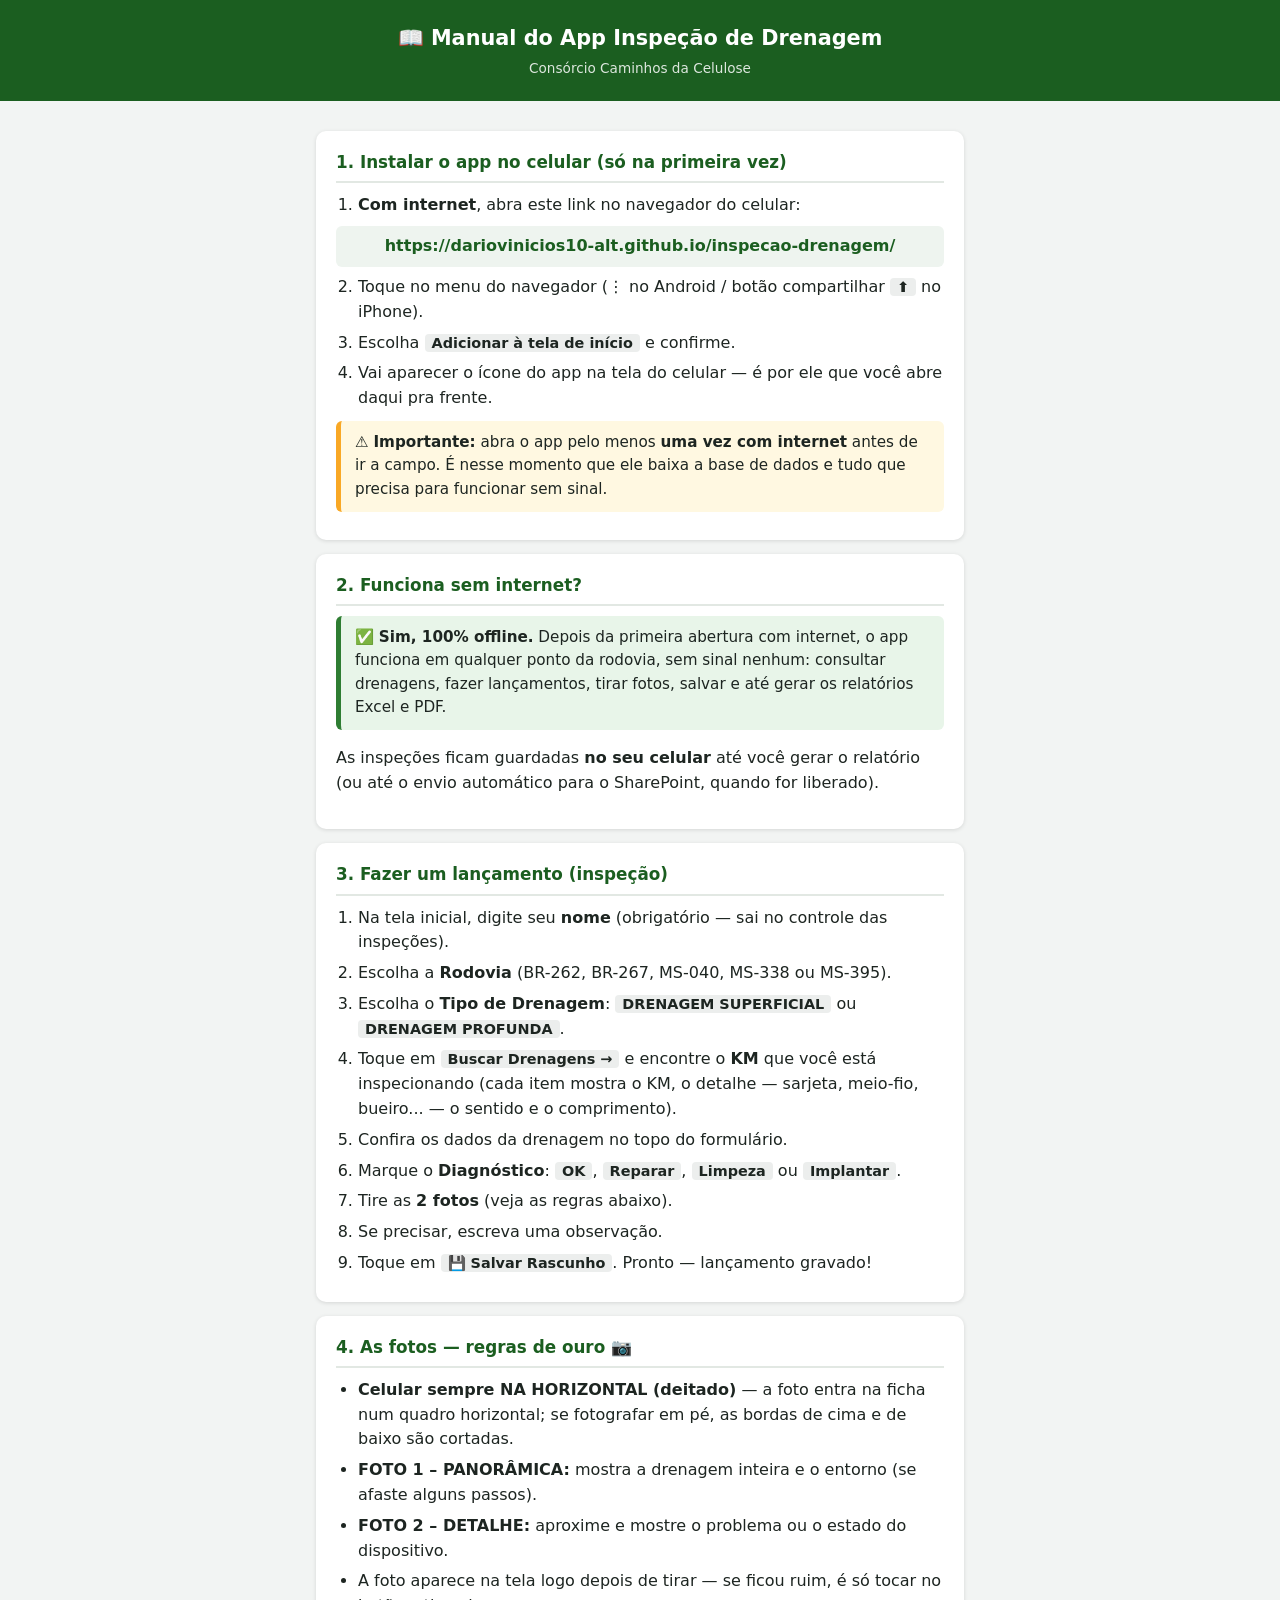
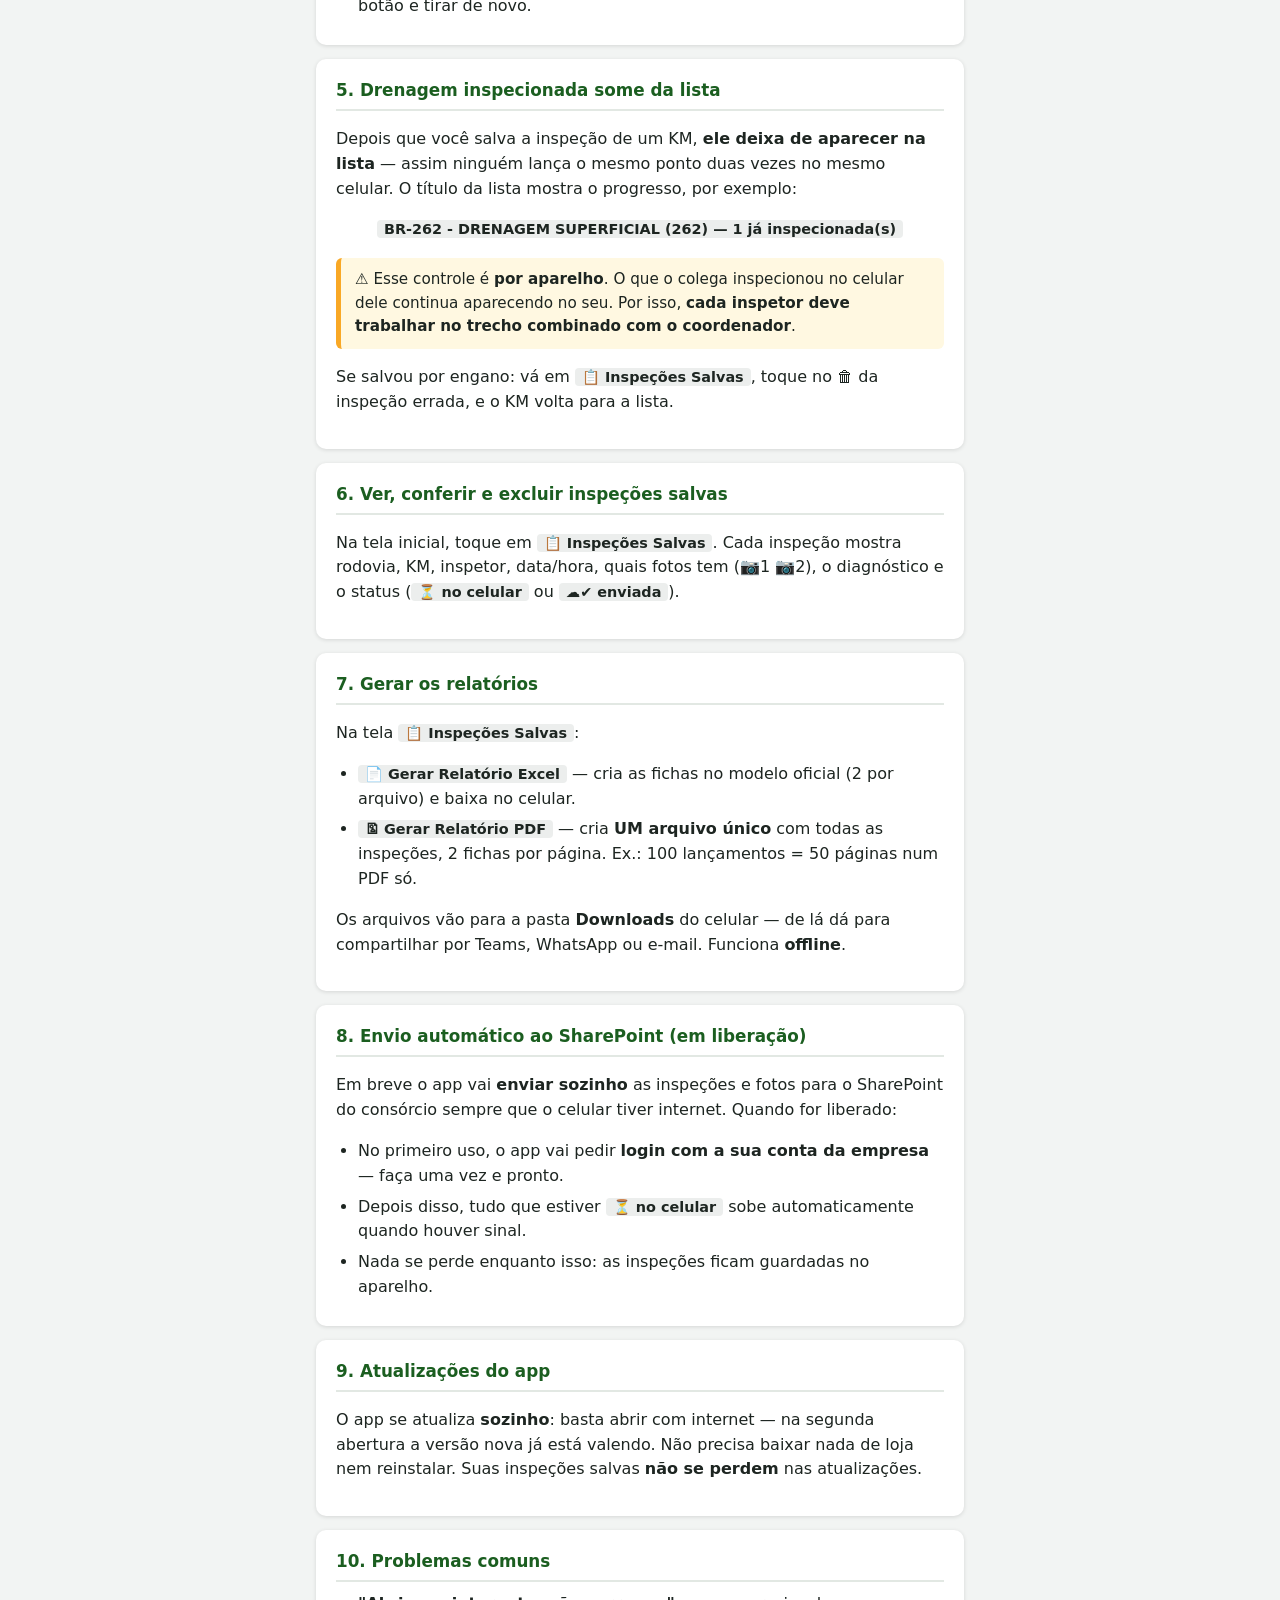
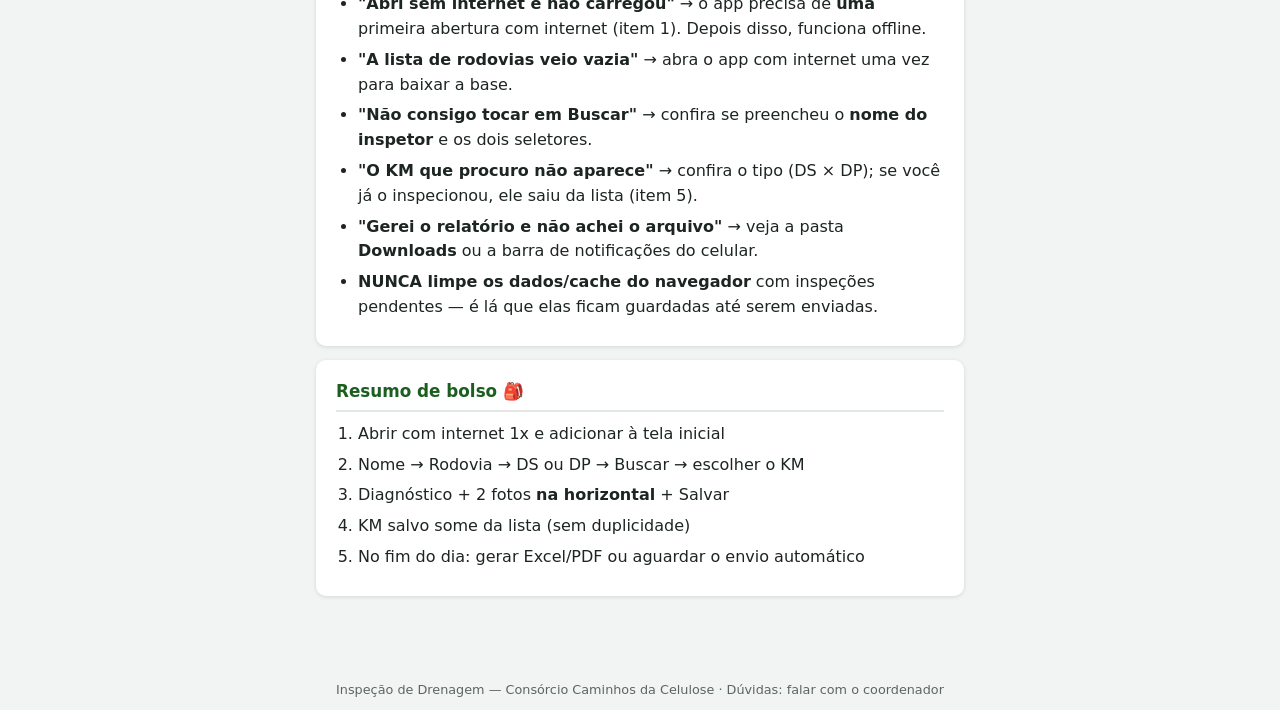
<file: manual.html>
<!DOCTYPE html>
<html lang="pt-BR">
<head>
<meta charset="UTF-8">
<meta name="viewport" content="width=device-width, initial-scale=1.0">
<title>Manual - Inspeção de Drenagem</title>
<style>
  :root { --verde:#1b5e20; --verde2:#2e7d32; --fundo:#f2f4f3; --texto:#1d2521; }
  * { box-sizing:border-box; }
  body { margin:0; font-family:system-ui,-apple-system,"Segoe UI",Roboto,sans-serif;
         background:var(--fundo); color:var(--texto); font-size:16px; line-height:1.55; }
  header { background:var(--verde); color:#fff; text-align:center; padding:22px 16px; }
  header h1 { margin:0; font-size:1.3rem; }
  header p { margin:4px 0 0; opacity:.85; font-size:.85rem; }
  main { max-width:680px; margin:0 auto; padding:16px 16px 60px; }
  section { background:#fff; border-radius:10px; padding:18px 20px; margin:14px 0;
            box-shadow:0 1px 4px rgba(0,0,0,.12); }
  h2 { color:var(--verde); font-size:1.05rem; margin:0 0 10px;
       border-bottom:2px solid #e2e8e3; padding-bottom:6px; }
  ol, ul { margin:8px 0; padding-left:22px; }
  li { margin:6px 0; }
  .destaque { background:#fff8e1; border-left:5px solid #f9a825; border-radius:6px;
              padding:10px 14px; margin:10px 0; font-size:.95rem; }
  .ok { background:#e8f5e9; border-left:5px solid var(--verde2); border-radius:6px;
        padding:10px 14px; margin:10px 0; font-size:.95rem; }
  .link { word-break:break-all; background:#eef4ef; border-radius:6px; padding:8px 12px;
          display:block; margin:8px 0; font-weight:700; color:var(--verde);
          text-decoration:none; text-align:center; }
  kbd { background:#eceeed; border-radius:4px; padding:1px 7px; font-family:inherit;
        font-weight:700; font-size:.9em; white-space:nowrap; }
  footer { text-align:center; font-size:.8rem; color:#5c6660; padding:10px; }
  @media print { body{background:#fff} section{box-shadow:none; border:1px solid #ddd} }
</style>
</head>
<body>

<header>
  <h1>📖 Manual do App Inspeção de Drenagem</h1>
  <p>Consórcio Caminhos da Celulose</p>
</header>

<main>

<section>
  <h2>1. Instalar o app no celular (só na primeira vez)</h2>
  <ol>
    <li><b>Com internet</b>, abra este link no navegador do celular:</li>
  </ol>
  <a class="link" href="https://dariovinicios10-alt.github.io/inspecao-drenagem/">https://dariovinicios10-alt.github.io/inspecao-drenagem/</a>
  <ol start="2">
    <li>Toque no menu do navegador (⋮ no Android / botão compartilhar <kbd>⬆</kbd> no iPhone).</li>
    <li>Escolha <kbd>Adicionar à tela de início</kbd> e confirme.</li>
    <li>Vai aparecer o ícone do app na tela do celular — é por ele que você abre daqui pra frente.</li>
  </ol>
  <div class="destaque">⚠️ <b>Importante:</b> abra o app pelo menos <b>uma vez com internet</b> antes de ir a campo.
  É nesse momento que ele baixa a base de dados e tudo que precisa para funcionar sem sinal.</div>
</section>

<section>
  <h2>2. Funciona sem internet?</h2>
  <div class="ok">✅ <b>Sim, 100% offline.</b> Depois da primeira abertura com internet, o app funciona
  em qualquer ponto da rodovia, sem sinal nenhum: consultar drenagens, fazer lançamentos, tirar fotos,
  salvar e até gerar os relatórios Excel e PDF.</div>
  <p>As inspeções ficam guardadas <b>no seu celular</b> até você gerar o relatório (ou até o envio
  automático para o SharePoint, quando for liberado).</p>
</section>

<section>
  <h2>3. Fazer um lançamento (inspeção)</h2>
  <ol>
    <li>Na tela inicial, digite seu <b>nome</b> (obrigatório — sai no controle das inspeções).</li>
    <li>Escolha a <b>Rodovia</b> (BR-262, BR-267, MS-040, MS-338 ou MS-395).</li>
    <li>Escolha o <b>Tipo de Drenagem</b>: <kbd>DRENAGEM SUPERFICIAL</kbd> ou <kbd>DRENAGEM PROFUNDA</kbd>.</li>
    <li>Toque em <kbd>Buscar Drenagens →</kbd> e encontre o <b>KM</b> que você está inspecionando
        (cada item mostra o KM, o detalhe — sarjeta, meio-fio, bueiro... — o sentido e o comprimento).</li>
    <li>Confira os dados da drenagem no topo do formulário.</li>
    <li>Marque o <b>Diagnóstico</b>: <kbd>OK</kbd>, <kbd>Reparar</kbd>, <kbd>Limpeza</kbd> ou <kbd>Implantar</kbd>.</li>
    <li>Tire as <b>2 fotos</b> (veja as regras abaixo).</li>
    <li>Se precisar, escreva uma observação.</li>
    <li>Toque em <kbd>💾 Salvar Rascunho</kbd>. Pronto — lançamento gravado!</li>
  </ol>
</section>

<section>
  <h2>4. As fotos — regras de ouro 📷</h2>
  <ul>
    <li><b>Celular sempre NA HORIZONTAL (deitado)</b> — a foto entra na ficha num quadro horizontal;
        se fotografar em pé, as bordas de cima e de baixo são cortadas.</li>
    <li><b>FOTO 1 – PANORÂMICA:</b> mostra a drenagem inteira e o entorno (se afaste alguns passos).</li>
    <li><b>FOTO 2 – DETALHE:</b> aproxime e mostre o problema ou o estado do dispositivo.</li>
    <li>A foto aparece na tela logo depois de tirar — se ficou ruim, é só tocar no botão e tirar de novo.</li>
  </ul>
</section>

<section>
  <h2>5. Drenagem inspecionada some da lista</h2>
  <p>Depois que você salva a inspeção de um KM, <b>ele deixa de aparecer na lista</b> — assim ninguém
  lança o mesmo ponto duas vezes no mesmo celular. O título da lista mostra o progresso, por exemplo:</p>
  <p style="text-align:center"><kbd>BR-262 - DRENAGEM SUPERFICIAL (262) — 1 já inspecionada(s)</kbd></p>
  <div class="destaque">⚠️ Esse controle é <b>por aparelho</b>. O que o colega inspecionou no celular dele
  continua aparecendo no seu. Por isso, <b>cada inspetor deve trabalhar no trecho combinado com o coordenador</b>.</div>
  <p>Se salvou por engano: vá em <kbd>📋 Inspeções Salvas</kbd>, toque no 🗑 da inspeção errada, e o KM
  volta para a lista.</p>
</section>

<section>
  <h2>6. Ver, conferir e excluir inspeções salvas</h2>
  <p>Na tela inicial, toque em <kbd>📋 Inspeções Salvas</kbd>. Cada inspeção mostra rodovia, KM,
  inspetor, data/hora, quais fotos tem (📷1 📷2), o diagnóstico e o status
  (<kbd>⏳ no celular</kbd> ou <kbd>☁✔ enviada</kbd>).</p>
</section>

<section>
  <h2>7. Gerar os relatórios</h2>
  <p>Na tela <kbd>📋 Inspeções Salvas</kbd>:</p>
  <ul>
    <li><kbd>📄 Gerar Relatório Excel</kbd> — cria as fichas no modelo oficial (2 por arquivo) e baixa no celular.</li>
    <li><kbd>🖻 Gerar Relatório PDF</kbd> — cria <b>UM arquivo único</b> com todas as inspeções,
        2 fichas por página. Ex.: 100 lançamentos = 50 páginas num PDF só.</li>
  </ul>
  <p>Os arquivos vão para a pasta <b>Downloads</b> do celular — de lá dá para compartilhar por
  Teams, WhatsApp ou e-mail. Funciona <b>offline</b>.</p>
</section>

<section>
  <h2>8. Envio automático ao SharePoint (em liberação)</h2>
  <p>Em breve o app vai <b>enviar sozinho</b> as inspeções e fotos para o SharePoint do consórcio
  sempre que o celular tiver internet. Quando for liberado:</p>
  <ul>
    <li>No primeiro uso, o app vai pedir <b>login com a sua conta da empresa</b> — faça uma vez e pronto.</li>
    <li>Depois disso, tudo que estiver <kbd>⏳ no celular</kbd> sobe automaticamente quando houver sinal.</li>
    <li>Nada se perde enquanto isso: as inspeções ficam guardadas no aparelho.</li>
  </ul>
</section>

<section>
  <h2>9. Atualizações do app</h2>
  <p>O app se atualiza <b>sozinho</b>: basta abrir com internet — na segunda abertura a versão nova
  já está valendo. Não precisa baixar nada de loja nem reinstalar. Suas inspeções salvas
  <b>não se perdem</b> nas atualizações.</p>
</section>

<section>
  <h2>10. Problemas comuns</h2>
  <ul>
    <li><b>"Abri sem internet e não carregou"</b> → o app precisa de <b>uma</b> primeira abertura
        com internet (item 1). Depois disso, funciona offline.</li>
    <li><b>"A lista de rodovias veio vazia"</b> → abra o app com internet uma vez para baixar a base.</li>
    <li><b>"Não consigo tocar em Buscar"</b> → confira se preencheu o <b>nome do inspetor</b> e os
        dois seletores.</li>
    <li><b>"O KM que procuro não aparece"</b> → confira o tipo (DS × DP); se você já o inspecionou,
        ele saiu da lista (item 5).</li>
    <li><b>"Gerei o relatório e não achei o arquivo"</b> → veja a pasta <b>Downloads</b> ou a barra de
        notificações do celular.</li>
    <li><b>NUNCA limpe os dados/cache do navegador</b> com inspeções pendentes — é lá que elas ficam
        guardadas até serem enviadas.</li>
  </ul>
</section>

<section>
  <h2>Resumo de bolso 🎒</h2>
  <ol>
    <li>Abrir com internet 1x e adicionar à tela inicial</li>
    <li>Nome → Rodovia → DS ou DP → Buscar → escolher o KM</li>
    <li>Diagnóstico + 2 fotos <b>na horizontal</b> + Salvar</li>
    <li>KM salvo some da lista (sem duplicidade)</li>
    <li>No fim do dia: gerar Excel/PDF ou aguardar o envio automático</li>
  </ol>
</section>

</main>

<footer>Inspeção de Drenagem — Consórcio Caminhos da Celulose · Dúvidas: falar com o coordenador</footer>

</body>
</html>
</file>
